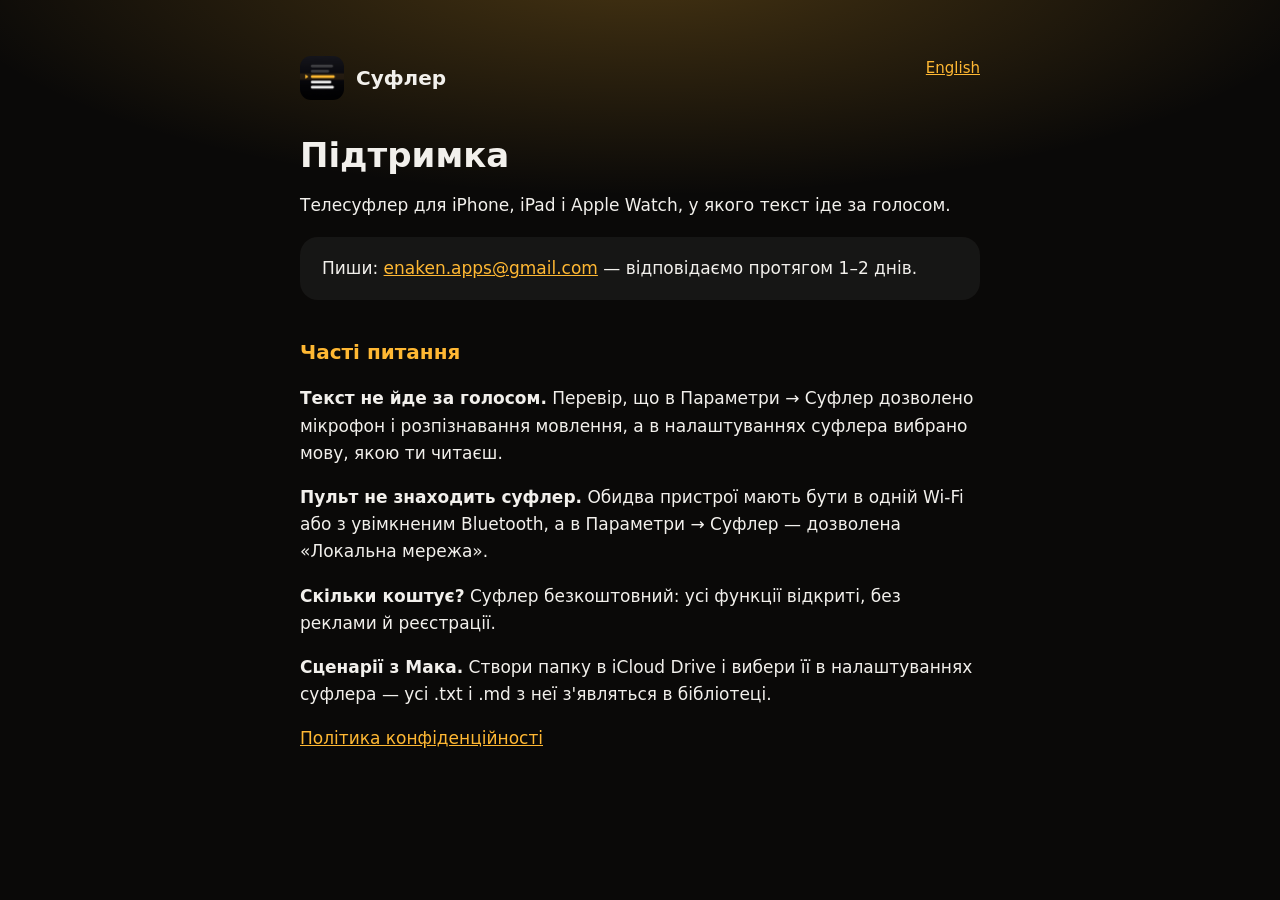
<file: index.html>
<!doctype html>
<html lang="uk">
<head>
<meta charset="utf-8"><meta name="viewport" content="width=device-width, initial-scale=1">
<title>Суфлер — підтримка</title><link rel="stylesheet" href="style.css">
</head>
<body><main>
<a class="lang" href="index-en.html">English</a>
<a class="brand" href="index.html"><img src="icon.png" alt="">Суфлер</a>
<h1>Підтримка</h1>
<p>Телесуфлер для iPhone, iPad і Apple Watch, у якого текст іде за голосом.</p>
<div class="card">Пиши: <a href="mailto:enaken.apps@gmail.com">enaken.apps@gmail.com</a> — відповідаємо протягом 1–2 днів.</div>
<h2>Часті питання</h2>
<p><strong>Текст не йде за голосом.</strong> Перевір, що в Параметри → Суфлер дозволено мікрофон і розпізнавання мовлення, а в налаштуваннях суфлера вибрано мову, якою ти читаєш.</p>
<p><strong>Пульт не знаходить суфлер.</strong> Обидва пристрої мають бути в одній Wi-Fi або з увімкненим Bluetooth, а в Параметри → Суфлер — дозволена «Локальна мережа».</p>
<p><strong>Скільки коштує?</strong> Суфлер безкоштовний: усі функції відкриті, без реклами й реєстрації.</p>
<p><strong>Сценарії з Мака.</strong> Створи папку в iCloud Drive і вибери її в налаштуваннях суфлера — усі .txt і .md з неї з'являться в бібліотеці.</p>
<p><a href="privacy.html">Політика конфіденційності</a></p>
</main></body></html>
</file>
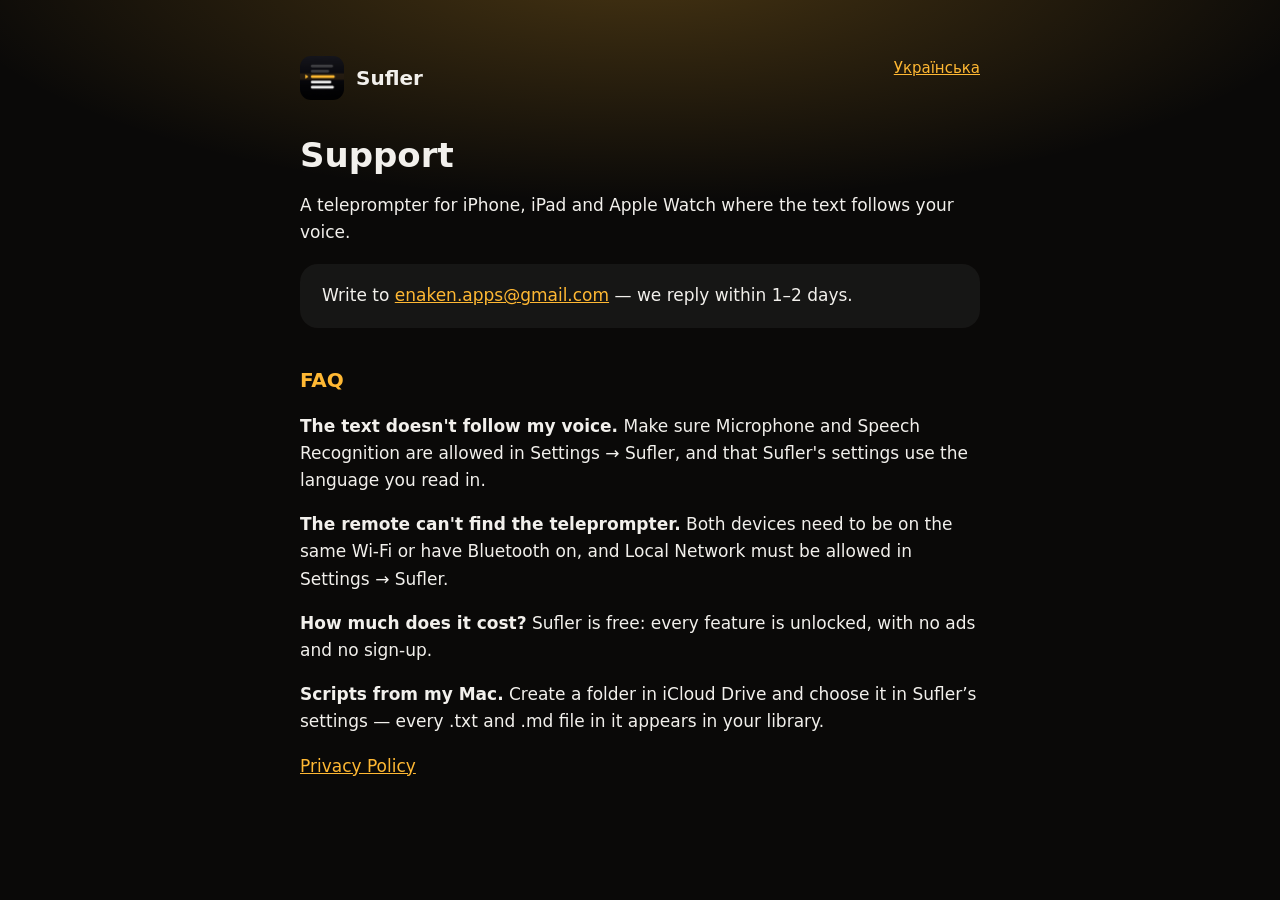
<file: index-en.html>
<!doctype html>
<html lang="en">
<head>
<meta charset="utf-8"><meta name="viewport" content="width=device-width, initial-scale=1">
<title>Sufler — Support</title><link rel="stylesheet" href="style.css">
</head>
<body><main>
<a class="lang" href="index.html">Українська</a>
<a class="brand" href="index-en.html"><img src="icon.png" alt="">Sufler</a>
<h1>Support</h1>
<p>A teleprompter for iPhone, iPad and Apple Watch where the text follows your voice.</p>
<div class="card">Write to <a href="mailto:enaken.apps@gmail.com">enaken.apps@gmail.com</a> — we reply within 1–2 days.</div>
<h2>FAQ</h2>
<p><strong>The text doesn't follow my voice.</strong> Make sure Microphone and Speech Recognition are allowed in Settings → Sufler, and that Sufler's settings use the language you read in.</p>
<p><strong>The remote can't find the teleprompter.</strong> Both devices need to be on the same Wi-Fi or have Bluetooth on, and Local Network must be allowed in Settings → Sufler.</p>
<p><strong>How much does it cost?</strong> Sufler is free: every feature is unlocked, with no ads and no sign-up.</p>
<p><strong>Scripts from my Mac.</strong> Create a folder in iCloud Drive and choose it in Sufler’s settings — every .txt and .md file in it appears in your library.</p>
<p><a href="privacy-en.html">Privacy Policy</a></p>
</main></body></html>
</file>
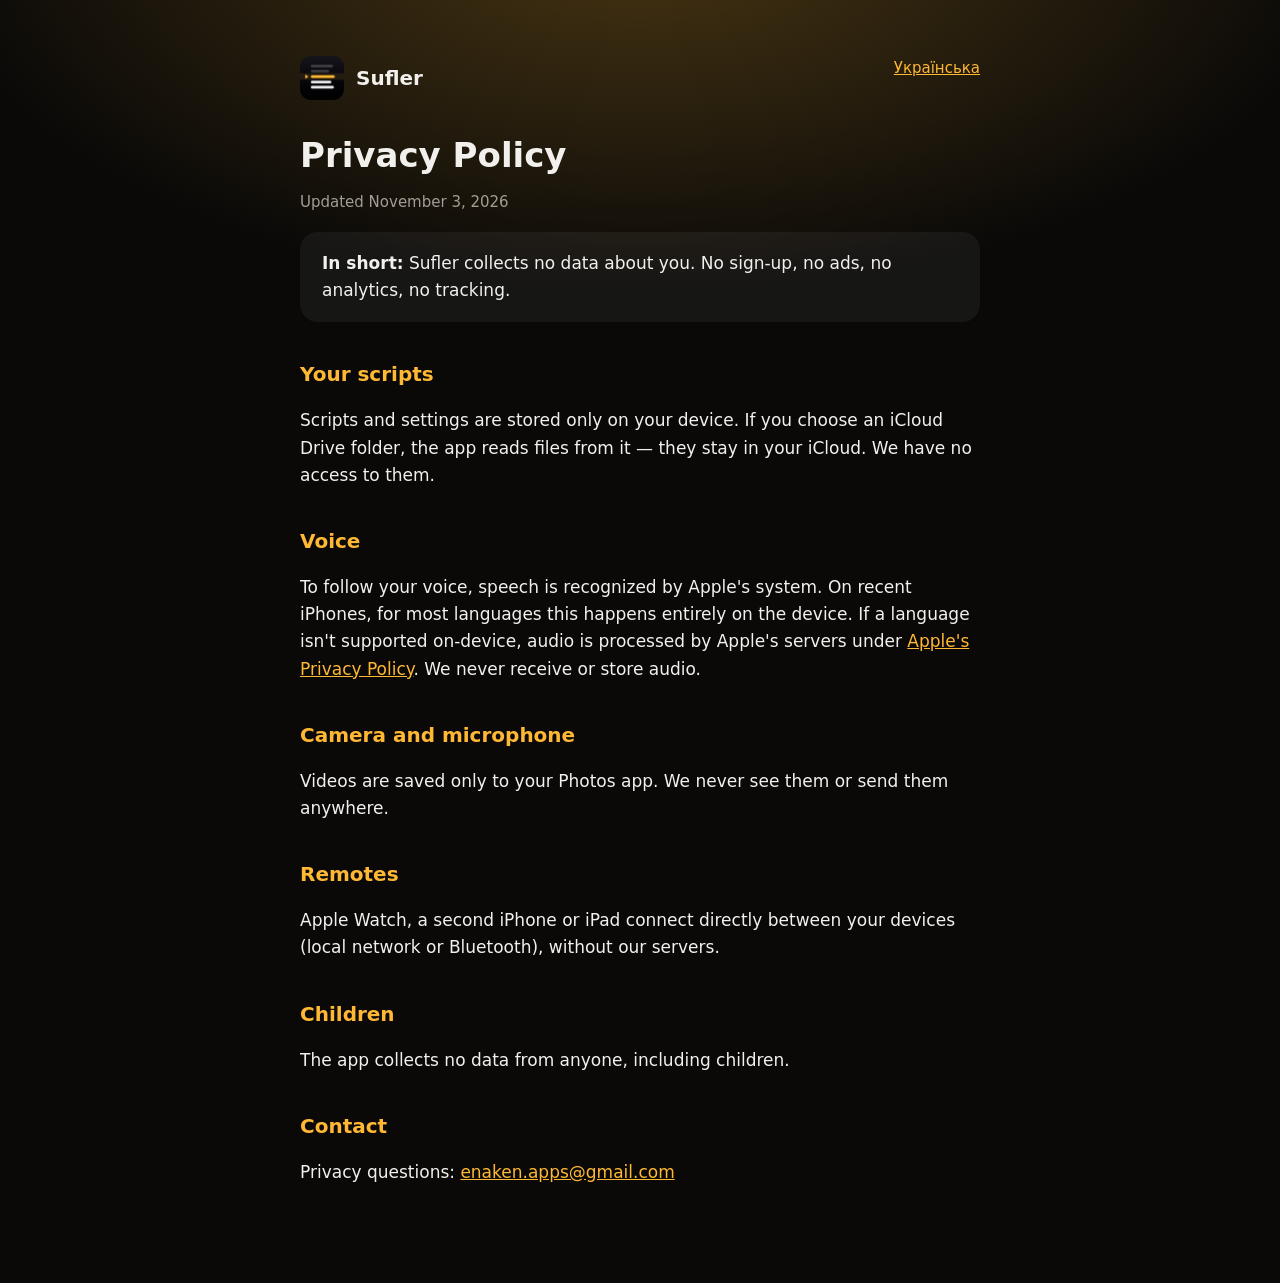
<file: privacy-en.html>
<!doctype html>
<html lang="en">
<head>
<meta charset="utf-8"><meta name="viewport" content="width=device-width, initial-scale=1">
<title>Sufler — Privacy Policy</title><link rel="stylesheet" href="style.css">
</head>
<body><main>
<a class="lang" href="privacy.html">Українська</a>
<a class="brand" href="index-en.html"><img src="icon.png" alt="">Sufler</a>
<h1>Privacy Policy</h1>
<p class="muted">Updated November 3, 2026</p>
<div class="card"><strong>In short:</strong> Sufler collects no data about you. No sign-up, no ads, no analytics, no tracking.</div>
<h2>Your scripts</h2>
<p>Scripts and settings are stored only on your device. If you choose an iCloud Drive folder, the app reads files from it — they stay in your iCloud. We have no access to them.</p>
<h2>Voice</h2>
<p>To follow your voice, speech is recognized by Apple's system. On recent iPhones, for most languages this happens entirely on the device. If a language isn't supported on-device, audio is processed by Apple's servers under <a href="https://www.apple.com/legal/privacy/">Apple's Privacy Policy</a>. We never receive or store audio.</p>
<h2>Camera and microphone</h2>
<p>Videos are saved only to your Photos app. We never see them or send them anywhere.</p>
<h2>Remotes</h2>
<p>Apple Watch, a second iPhone or iPad connect directly between your devices (local network or Bluetooth), without our servers.</p>
<h2>Children</h2>
<p>The app collects no data from anyone, including children.</p>
<h2>Contact</h2>
<p>Privacy questions: <a href="mailto:enaken.apps@gmail.com">enaken.apps@gmail.com</a></p>
</main></body></html>
</file>
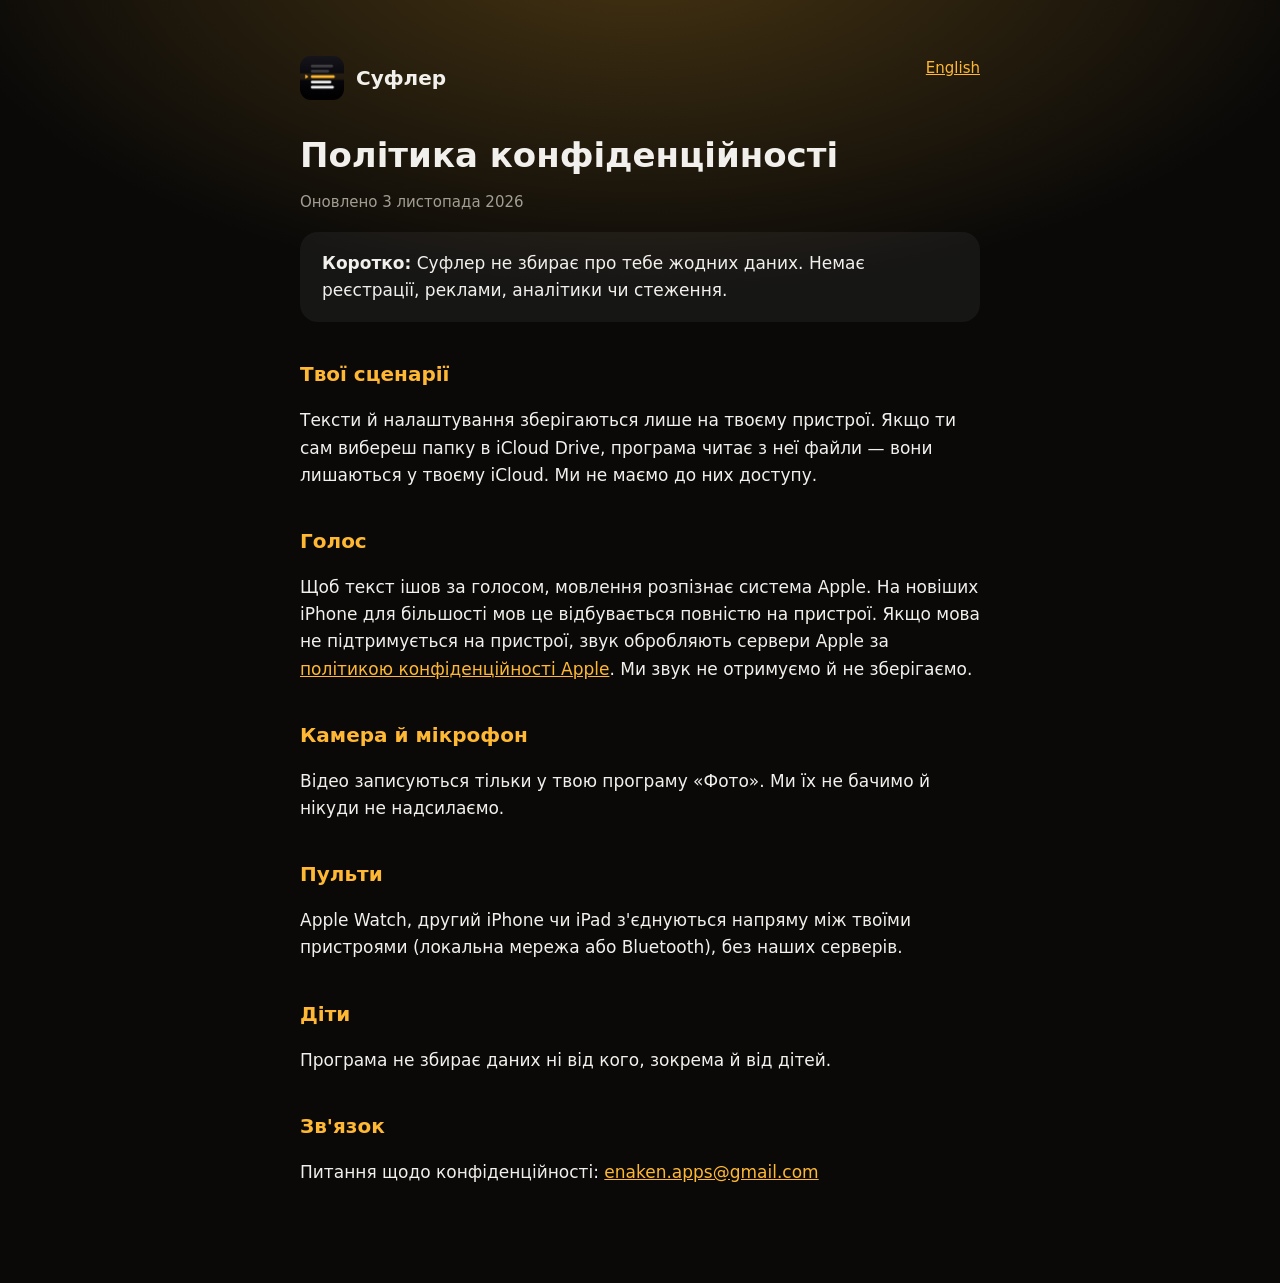
<file: privacy.html>
<!doctype html>
<html lang="uk">
<head>
<meta charset="utf-8"><meta name="viewport" content="width=device-width, initial-scale=1">
<title>Суфлер — конфіденційність</title><link rel="stylesheet" href="style.css">
</head>
<body><main>
<a class="lang" href="privacy-en.html">English</a>
<a class="brand" href="index.html"><img src="icon.png" alt="">Суфлер</a>
<h1>Політика конфіденційності</h1>
<p class="muted">Оновлено 3 листопада 2026</p>
<div class="card"><strong>Коротко:</strong> Суфлер не збирає про тебе жодних даних. Немає реєстрації, реклами, аналітики чи стеження.</div>
<h2>Твої сценарії</h2>
<p>Тексти й налаштування зберігаються лише на твоєму пристрої. Якщо ти сам вибереш папку в iCloud Drive, програма читає з неї файли — вони лишаються у твоєму iCloud. Ми не маємо до них доступу.</p>
<h2>Голос</h2>
<p>Щоб текст ішов за голосом, мовлення розпізнає система Apple. На новіших iPhone для більшості мов це відбувається повністю на пристрої. Якщо мова не підтримується на пристрої, звук обробляють сервери Apple за <a href="https://www.apple.com/legal/privacy/">політикою конфіденційності Apple</a>. Ми звук не отримуємо й не зберігаємо.</p>
<h2>Камера й мікрофон</h2>
<p>Відео записуються тільки у твою програму «Фото». Ми їх не бачимо й нікуди не надсилаємо.</p>
<h2>Пульти</h2>
<p>Apple Watch, другий iPhone чи iPad з'єднуються напряму між твоїми пристроями (локальна мережа або Bluetooth), без наших серверів.</p>
<h2>Діти</h2>
<p>Програма не збирає даних ні від кого, зокрема й від дітей.</p>
<h2>Зв'язок</h2>
<p>Питання щодо конфіденційності: <a href="mailto:enaken.apps@gmail.com">enaken.apps@gmail.com</a></p>
</main></body></html>
</file>
<file: style.css>
:root { --gold: #FFB833; --bg: #0a0908; --text: #f2f0ec; --muted: #a39d93; }
* { box-sizing: border-box; }
body { margin: 0; background: var(--bg); color: var(--text); font: 17px/1.6 -apple-system, system-ui, sans-serif;
  background-image: radial-gradient(ellipse 80% 40% at 50% -5%, rgba(255,184,51,.25), transparent 70%); background-repeat: no-repeat; }
main { max-width: 720px; margin: 0 auto; padding: 56px 20px 80px; }
.brand { display: flex; align-items: center; gap: 12px; margin-bottom: 36px; color: var(--text); text-decoration: none; font-weight: 700; font-size: 20px; }
.brand img { width: 44px; height: 44px; border-radius: 11px; }
h1 { font-size: 34px; line-height: 1.15; margin: 0 0 8px; }
h2 { font-size: 20px; margin: 36px 0 8px; color: var(--gold); }
p, li { color: var(--text); }
.muted { color: var(--muted); font-size: 15px; }
a { color: var(--gold); }
.lang { float: right; font-size: 15px; }
.card { background: rgba(255,255,255,.05); border-radius: 18px; padding: 18px 22px; margin: 18px 0; }
</file>
